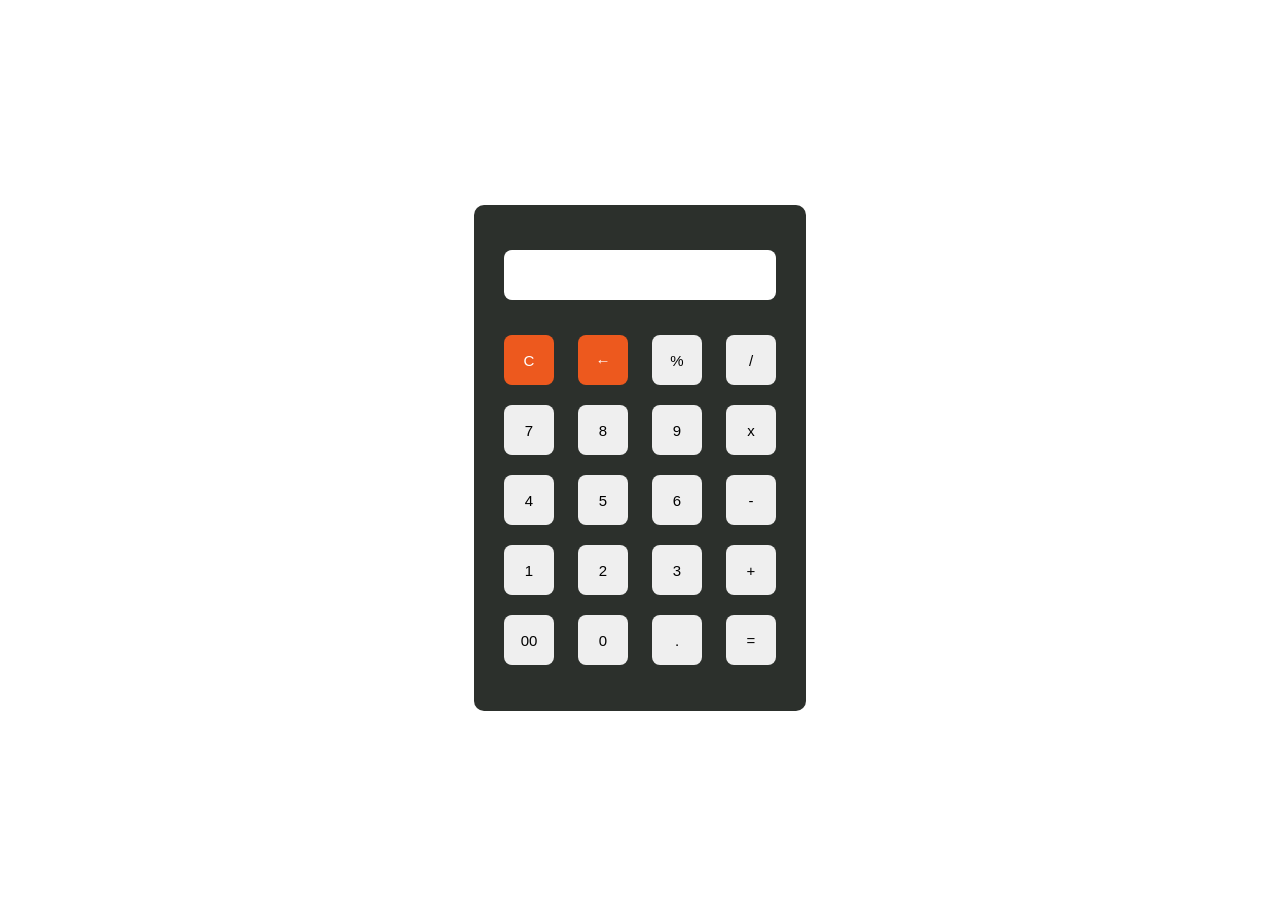
<file: index.html>
<!DOCTYPE.html>
<html>


<head>

<style>

.calucator{
width:100%;
height:100vh;
justify-content:center;
align-items:center;
display:flex;
}
.content{
background-color: #2c302c;
padding:20px;
border-radius:10px;
}
.content form input{
border:0;
outline:0;
width:50px;
height:50px;
border-radius:8px;
font-size:15px;
margin:10px;
cursor:

}
.backspace{
background-color:rgb(237, 89, 30);
color:white;
}
#res{
padding:10px;
}
.Clear{
background-color:rgb(237, 89, 30);
color:white;
}

.out_put{
display:flex;
justify-content:flex-end;
margin:15px 0;
}
.out_put input{
text-align:right;
flex:1;
font-size:25px;
}
</style>
</head>

<body>

<div class='calucator'>
<div class='content'>
<form>
 <div class='out_put'>
 <input type='text' id='res'>
 </div>

<div class='digit_text'>
   <input type="button" value='C' onclick="Clear()" class="Clear">
   <input type="button" value="←" onclick="Back()" class="backspace">
   <input type="button" value="%" onclick="solv('%')">
   <input type="button" value="/" onclick="solv('/')">
   <br>
   <input type="button" value='7' onclick="solv('7')">
   <input type="button" value='8' onclick="solv('8')">
   <input type="button" value='9' onclick="solv('9')">
   <input type="button" value='x' onclick="solv('*')">
   <br>
   <input type="button" value='4' onclick="solv('4')">
   <input type="button" value='5' onclick="solv('5')">
   <input type="button" value='6' onclick="solv('6')">
   <input type="button" value='-' onclick="solv('-')">
   <br>
   <input type="button" value='1' onclick="solv('1')">
   <input type="button" value='2' onclick="solv('2')">
   <input type="button" value='3' onclick="solv('3')">
   <input type="button" value='+' onclick="solv('+')">
   <br>
   <input type="button" value='00' onclick="solv('00')">
   <input type="button" value='0' onclick="solv('0')">
   <input type="button" value='.' onclick="solv('.')">
   <input type="button" value='=' onclick="Result('=')">
   <br>
   
   
   
   
</div>

</form>
</div>
</div>
<script>
const output= document.querySelector('#res');
console.log(output);

function  solv(val){
   const currentvalue=output.value;
   const lastChar = output.value.slice(-1);

   const operators=['+','-','*','/','%',];

   if(currentvalue===""&& val==="0") return;

   if(currentvalue==="" && val==="00") return;


   if (operators.includes(val) && operators.includes(lastChar)) {
      const cutOutput=output.value.slice(0,-1);
      output.value=cutOutput
 //+
       // return; 
	   
    }
	
 if (operators.includes(val) && lastChar === '.') {
        return;
    }
	
if(val==='.' ){
// console.log({output});
 if(!output.value ||  operators.includes(lastChar)){
     val='0.';

 }
   else if(output.value.split(/[\+\-\*\%\/]/).pop().includes('.')){
        return;
    }
 
 
}
	

output.value +=val;



}

function Result(){
  output.value= eval(output.value);
}

function Clear(){
output.value='';

}

function Back(){
output.value=output.value.slice(0,-1);
}



</script>
</body>
</html>
</file>
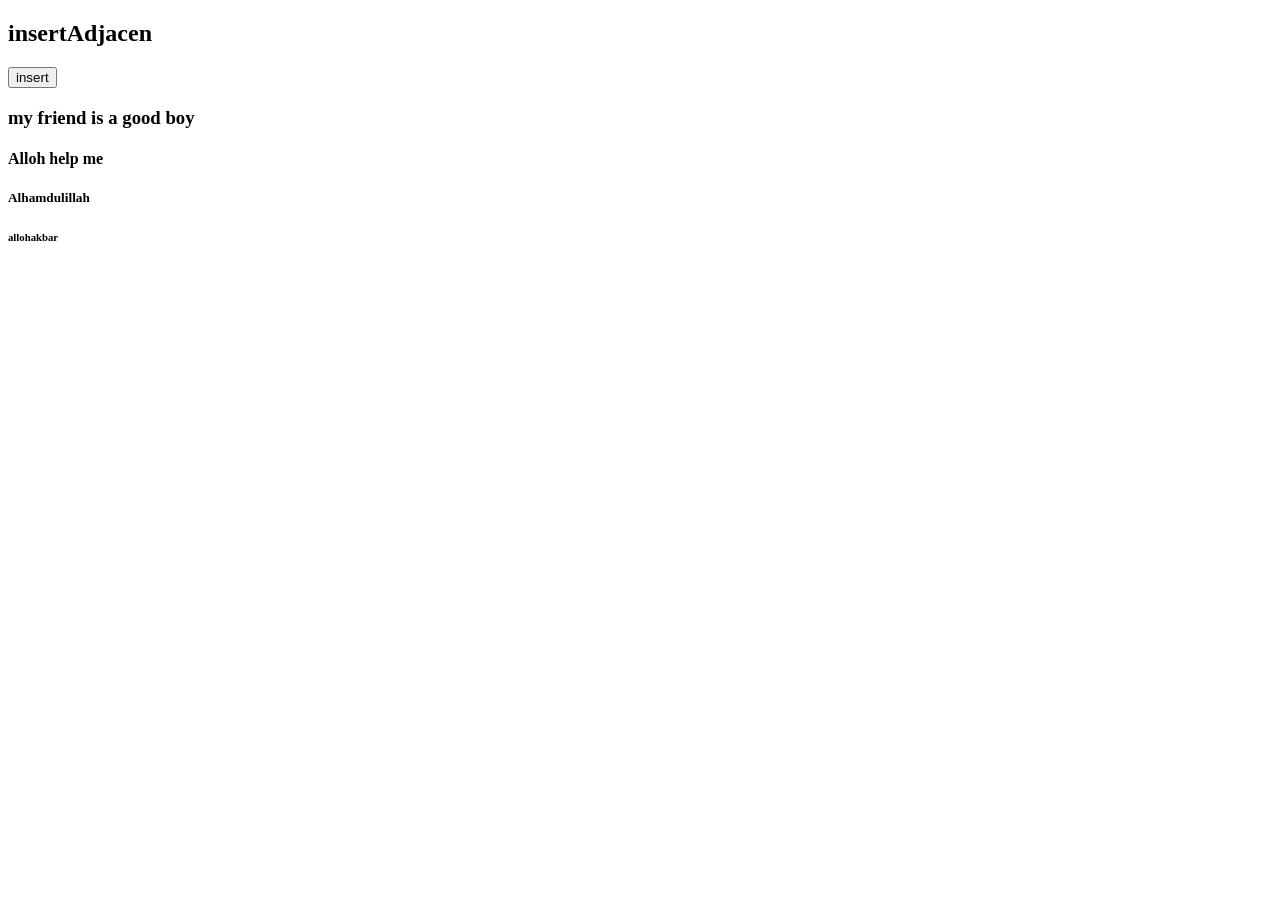
<file: insertAdjacen.html>
<!DOCTYPE html>

<html>


<head>


</head>
<body>

<h2>insertAdjacen</h2>
<div class='message'>

	<button onclick="myFunction()">insert</button>

	<div class='right_side'>
          <h3 class="heading3">my friend is a good boy<h3>
		  <h4 class='heading4'> Alloh help me</h4>
		  <h5 class='heading5'>Alhamdulillah</h5>
		  <h6 class='heading6'>allohakbar</h6>

	</div>


</div>
<script>
const heading3=document.querySelector('.heading3');

const heading4=document.querySelector('.heading4');
const heading5=document.querySelector('.heading5');
const heading6=document.querySelector('.heading6');

//console.log(heading3,heading4,heading5,heading6)


function myFunction(){

let html1="<p>Alloh,1</p>";
let html2="<p>Bismillah,2</p>";
let html3="<p>sobahanAlloh,3</p>";
let html4="<p>Alhamdulillah,4</p>";


heading3.insertAdjacentHTML("afterbegin",html1);
heading4.insertAdjacentHTML("afterend",html2);
heading5.insertAdjacentHTML("beforebegin",html3);
heading6.insertAdjacentHTML("beforeend",html4);

}


</script>
</body>
</html>
</file>
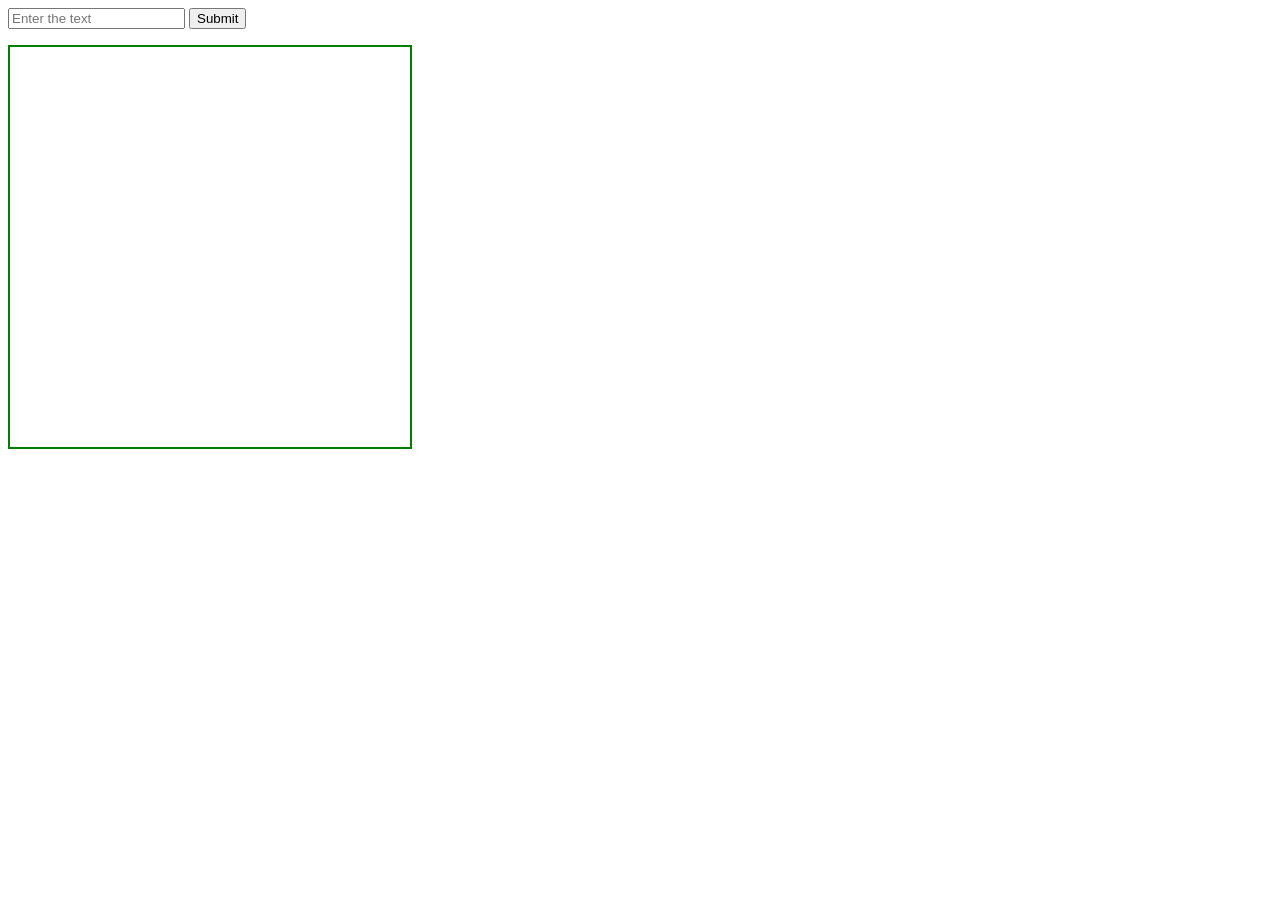
<file: message.html>
<!DOCTYPE.html>

<html>

<head>

<style>

.output_message{
border:2px solid green;
width:400px;
height:400px;

}

  

</style>

</head>

<body>
<form class='message_form'>
<input type='text' class='input_mesage' placeholder='Enter the text'>
<button type='submit'>Submit</button>

 </form>
 
<div class='output_message'>




</div>

<script>
  const input = document.querySelector('.input_mesage');
        const output_message = document.querySelector('.output_message');
        const form = document.querySelector('.message_form');
		
		
		    const messages=[];
			
		
		
		
		
			
        form.addEventListener('submit', function (event) {
            event.preventDefault(); 
			
	
          
            const messaDive=document.createElement('div');
			const message=messaDive.textContent  = input.value;
			
			messages.push(message);
		
		 
		 
		 for(i=0;i<messages.length;i++){
		
		 const mod=(i+1)% 2;
		 console.log({mod});
		 
		 if( mod ===0){
		 messaDive.style.textAlign='right';
		 console.log('hello');
		 
		 }
		 else{
			 messaDive.style.textAlign='left';
           
		 console.log('hi');
		 }
		 
		
		
			};
		 
		
		    output_message.appendChild(messaDive);
         
		 input.value='';
        });
//console.log(output_message);

</script>
</body>

</html>
</file>
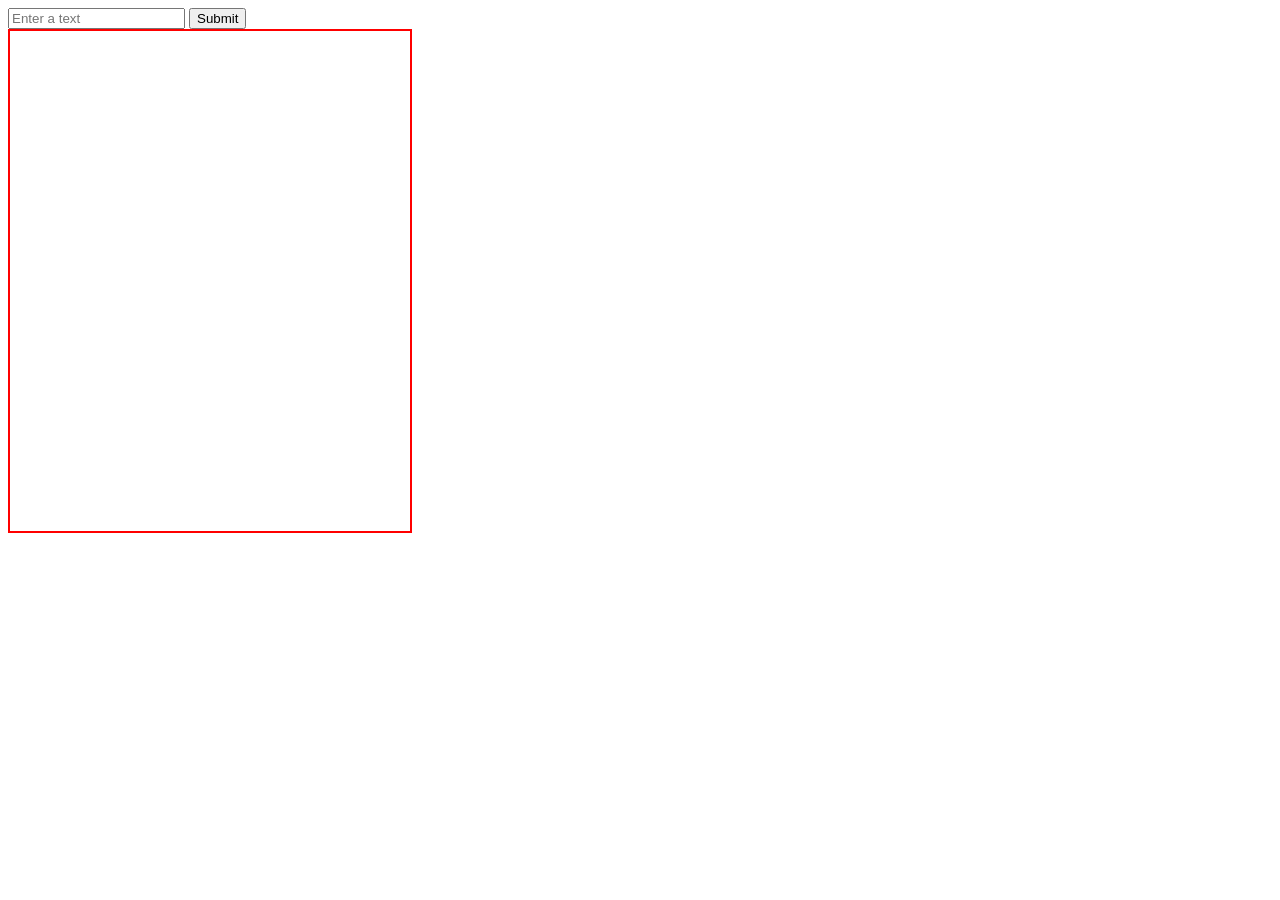
<file: text.html>
<!DOCTYPE html>
<html>

<head>
<style>
.output_message{
border:2px solid red;
width:400px;
height:500px;
}

div:nth-child(odd) {
  color: red;
  text-align:left;
}
div:nth-child(even) {
 color: green;
 text-align:right;
}
</style>
</head>

<body>
<form class='form_message'>
<input type='text' class='input' placeholder='Enter a text'>
<button type='submit'>Submit</button>

</form>

<div class='output_message'>

</div>

<script>
const from=document.querySelector('.form_message');
const input=document.querySelector('.input');
const output=document.querySelector('.output_message');

from.addEventListener('submit',function(event){
            event.preventDefault(); 

const values=`<div>${input.value}</div>`;

output.insertAdjacentHTML("beforebegin",values);

input.value='';

});



</script>
</body>
</html>
</file>
